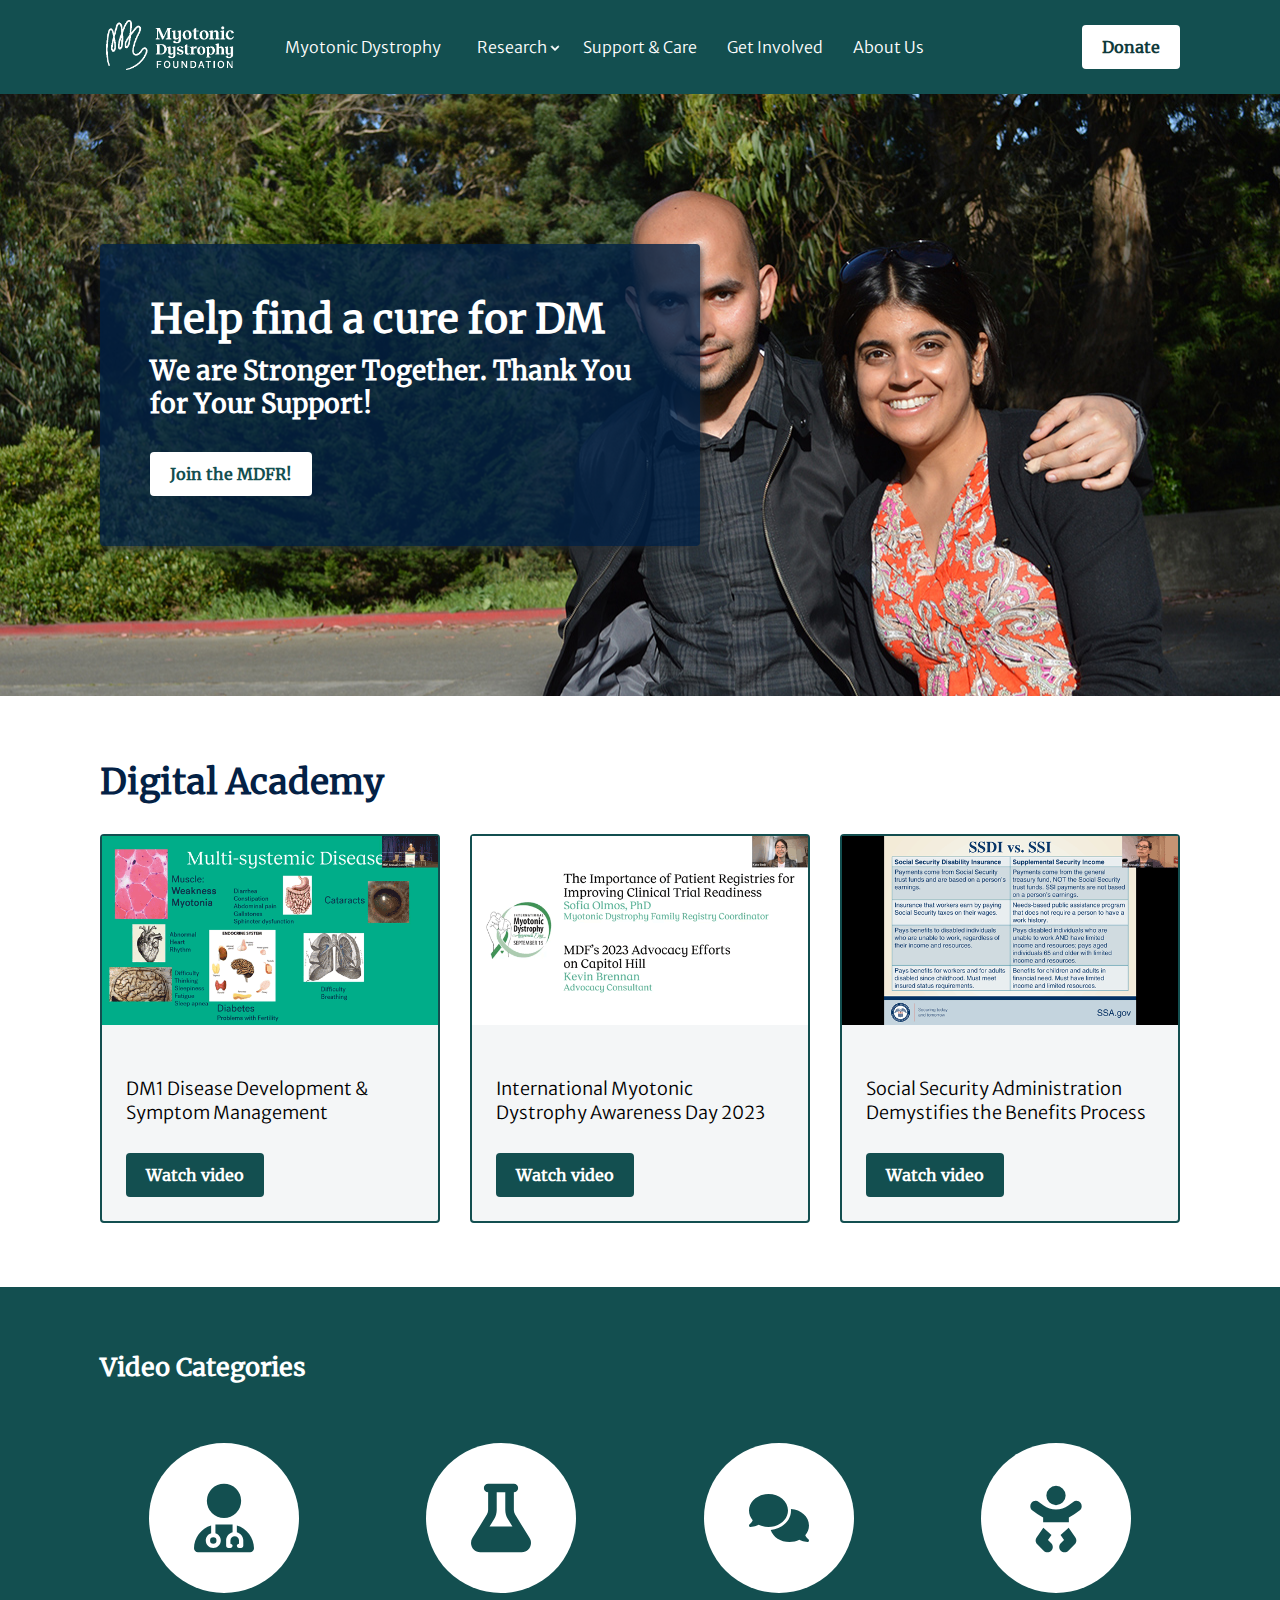
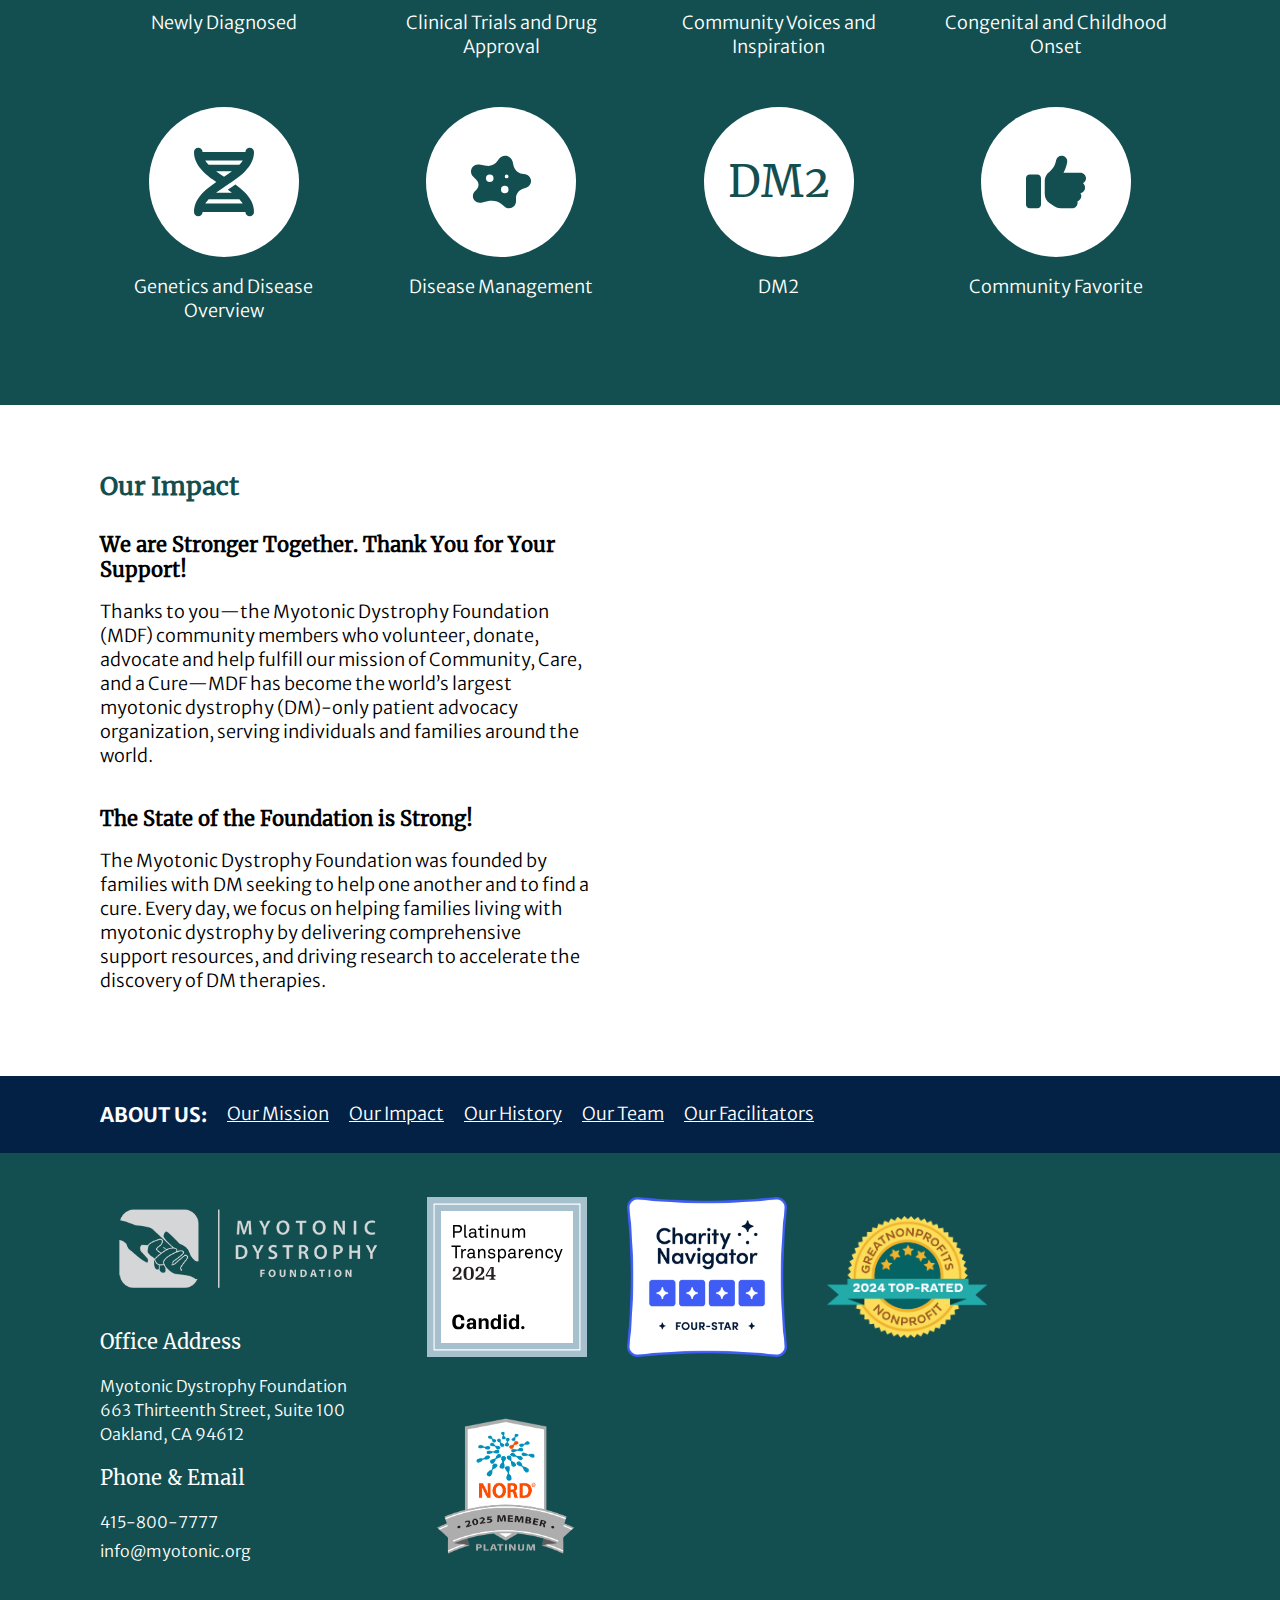
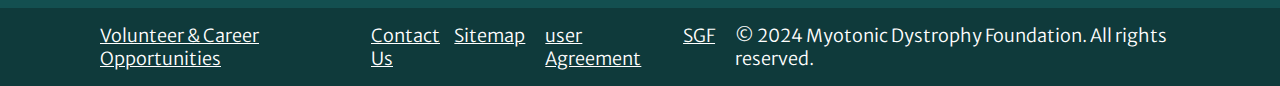
<file: index.html>
<!DOCTYPE html>
<html lang="en">
  <head>
    <meta charset="UTF-8">
    <meta name="viewport" content="width=device-width, initial-scale=1.0">
    <title>Myotonic Static Page</title>
    <link rel="stylesheet" href="styles.css">
    <script src="script.js" defer></script>
  </head>
  <body>
    <header>
      <div class="container header-nav">
        <a href="#"><img src="images/logo.gif" width="214" height="90" alt="Home"></a>
        <nav class="desktop-nav">
          <ul>
            <li><a href="myotonic-dystrophy/index.html"><span>Myotonic Dystrophy</span></a></li>
            <li>
              <button class="nav__button" aria-expanded="false" aria-controls="basic-mega-nav-section-1"><span>Research</span></button>
              <div id="basic-mega-nav-section-1" class="nav__submenu megamenu" hidden>
                <div class="grid container">
                  <div class="nav__submenu-item">
                    <a href="">Animal Models & Tools</a>
                  </div>
                  <div class="nav__submenu-item">
                    <a href="">Research Fellows</a>
                  </div>
                  <div class="nav__submenu-item">
                    <a href="">Research Grants & Funding Resources</a>
                  </div>
                  <div class="nav__submenu-item">
                    <a href="">Myotonic Dystrophy Family Registry</a>
                  </div>
                  <div class="nav__submenu-item">
                    <a href="">DM2 Landscape Analysis 2019</a>
                  </div>
                  <div class="nav__submenu-item">
                    <a href="">DM Clinical Research Network</a>
                  </div>
                  <div class="nav__submenu-item">
                    <a href="">Drug Development Pipeline</a>
                  </div>
                  <div class="nav__submenu-item">
                    <a href="">DM Research News</a>
                  </div>
                  <div class="nav__submenu-item">
                    <a href="">Study and Trial Resource Center</a>
                  </div>
                  <div class="nav__submenu-item">
                    <a href="">Myotonic Dystrophy Research Map</a>
                  </div>
                </div>
              </div>
            </li>
            <li><span>Support & Care</span></li>
            <li><span>Get Involved</span></li>
            <li><span>About Us</span></li>
          </ul>
          <a class="button-nav">Donate</a>
        </nav>
        <!-- Mobile menu -->
        <div class="mobile-menu">
          <input id="menu-toggler" type="checkbox" class="menu-toggler">
          <label for="menu-toggler" class="show-menu">
            <span></span>
          </label>
          <nav class="mobile-nav">
            <ul class="nav__menu">
              <li class="nav__item">
                <a href="myotonic-dystrophy/index.html" class="nav__link">Myotonic Dystrophy</a>
              </li>
              <li class="nav__item">
                <a href="" class="nav__link">Research</a>
              </li>
              <li class="nav__item">
                <a href="" class="nav__link">Support & Care</a>
              </li>
              <li class="nav__item">
                <a href="" class="nav__link">Get Involved</a>
              </li>
              <li class="nav__item">
                <a href="" class="nav__link">About Us</a>
              </li>
            </ul>
          </nav>
        </div>
      </div>
    </header>
    <section class="hero-section">
      <div class="container">
        <div class="hero-callout">
          <h1>Help find a cure for DM</h1>
          <h2>We are Stronger Together. Thank You for Your Support!</h2>
          <a href="#" class="button-nav">Join the MDFR!</a>
        </div>
      </div>
    </section>
    <section class="digital-academy container">
      <div>
        <h3>Digital Academy</h3>
        <div class="cards-component">
          <div class="card">
            <div class="image">
              <img src="images/hamel-2023-overview-da.png" alt="DM1 Disease Development">
            </div>
            <div class="card-body">
              <div class="title">
                <p>DM1 Disease Development & Symptom Management</p>
              </div>
              <div class="card-button">
                <a class="button">Watch video</a>
              </div>
            </div>
          </div>

          <div class="card">
            <div class="image">
              <img src="images/imdad-2023-cover-da.png" alt="International Myotonic Dystrophy Awareness Day 2023">
            </div>
            <div class="card-body">
              <div class="title">
                <p>International Myotonic Dystrophy Awareness Day 2023</p>
                <p> </p>
              </div>
              <div class="card-button">
                <a class="button">Watch video</a>
              </div>
            </div>
          </div>
          
          <div class="card">
            <div class="image">
              <img src="images/ssa-cover-2023-da.png" alt="Social Security Administration Demystifies the Benefits Process">
            </div>
            <div class="card-body">
              <div class="title">
                <p>Social Security Administration Demystifies the Benefits Process</p>
              </div>
              <div class="card-button">
                <a class="button">Watch video</a>
              </div>
            </div>
          </div>
        </div>
      </div>
    </section>
    <section class="video-categories-section">
      <div class="container">
        <h4>Video Categories</h4>
        <div class="video-categories">
          <a href="#" class="category">
            <div class="icon">
              <svg xmlns="http://www.w3.org/2000/svg" viewBox="0 0 448 512"><path d="M224 256A128 128 0 1 0 224 0a128 128 0 1 0 0 256zm-96 55.2C54 332.9 0 401.3 0 482.3C0 498.7 13.3 512 29.7 512l388.6 0c16.4 0 29.7-13.3 29.7-29.7c0-81-54-149.4-128-171.1l0 50.8c27.6 7.1 48 32.2 48 62l0 40c0 8.8-7.2 16-16 16l-16 0c-8.8 0-16-7.2-16-16s7.2-16 16-16l0-24c0-17.7-14.3-32-32-32s-32 14.3-32 32l0 24c8.8 0 16 7.2 16 16s-7.2 16-16 16l-16 0c-8.8 0-16-7.2-16-16l0-40c0-29.8 20.4-54.9 48-62l0-57.1c-6-.6-12.1-.9-18.3-.9l-91.4 0c-6.2 0-12.3 .3-18.3 .9l0 65.4c23.1 6.9 40 28.3 40 53.7c0 30.9-25.1 56-56 56s-56-25.1-56-56c0-25.4 16.9-46.8 40-53.7l0-59.1zM144 448a24 24 0 1 0 0-48 24 24 0 1 0 0 48z"/></svg>
            </div>
              <p>Newly Diagnosed</p>
          </a>
          <a href="#" class="category">
            <div class="icon">
              <svg xmlns="http://www.w3.org/2000/svg" viewBox="0 0 448 512"><path d="M288 0L160 0 128 0C110.3 0 96 14.3 96 32s14.3 32 32 32l0 132.8c0 11.8-3.3 23.5-9.5 33.5L10.3 406.2C3.6 417.2 0 429.7 0 442.6C0 480.9 31.1 512 69.4 512l309.2 0c38.3 0 69.4-31.1 69.4-69.4c0-12.8-3.6-25.4-10.3-36.4L329.5 230.4c-6.2-10.1-9.5-21.7-9.5-33.5L320 64c17.7 0 32-14.3 32-32s-14.3-32-32-32L288 0zM192 196.8L192 64l64 0 0 132.8c0 23.7 6.6 46.9 19 67.1L309.5 320l-171 0L173 263.9c12.4-20.2 19-43.4 19-67.1z"/></svg>
            </div>
              <p>Clinical Trials and Drug Approval</p>
          </a>
          <a href="#" class="category">
            <div class="icon">
              <svg xmlns="http://www.w3.org/2000/svg" viewBox="0 0 640 512"><path d="M208 352c114.9 0 208-78.8 208-176S322.9 0 208 0S0 78.8 0 176c0 38.6 14.7 74.3 39.6 103.4c-3.5 9.4-8.7 17.7-14.2 24.7c-4.8 6.2-9.7 11-13.3 14.3c-1.8 1.6-3.3 2.9-4.3 3.7c-.5 .4-.9 .7-1.1 .8l-.2 .2s0 0 0 0s0 0 0 0C1 327.2-1.4 334.4 .8 340.9S9.1 352 16 352c21.8 0 43.8-5.6 62.1-12.5c9.2-3.5 17.8-7.4 25.2-11.4C134.1 343.3 169.8 352 208 352zM448 176c0 112.3-99.1 196.9-216.5 207C255.8 457.4 336.4 512 432 512c38.2 0 73.9-8.7 104.7-23.9c7.5 4 16 7.9 25.2 11.4c18.3 6.9 40.3 12.5 62.1 12.5c6.9 0 13.1-4.5 15.2-11.1c2.1-6.6-.2-13.8-5.8-17.9c0 0 0 0 0 0s0 0 0 0l-.2-.2c-.2-.2-.6-.4-1.1-.8c-1-.8-2.5-2-4.3-3.7c-3.6-3.3-8.5-8.1-13.3-14.3c-5.5-7-10.7-15.4-14.2-24.7c24.9-29 39.6-64.7 39.6-103.4c0-92.8-84.9-168.9-192.6-175.5c.4 5.1 .6 10.3 .6 15.5z"/></svg>
            </div>
              <p>Community Voices and Inspiration</p>
          </a>
          <a href="#" class="category">
            <div class="icon">
              <svg xmlns="http://www.w3.org/2000/svg" viewBox="0 0 448 512"><path d="M152 88a72 72 0 1 1 144 0A72 72 0 1 1 152 88zM39.7 144.5c13-17.9 38-21.8 55.9-8.8L131.8 162c26.8 19.5 59.1 30 92.2 30s65.4-10.5 92.2-30l36.2-26.4c17.9-13 42.9-9 55.9 8.8s9 42.9-8.8 55.9l-36.2 26.4c-13.6 9.9-28.1 18.2-43.3 25l0 36.3-192 0 0-36.3c-15.2-6.7-29.7-15.1-43.3-25L48.5 200.3c-17.9-13-21.8-38-8.8-55.9zm89.8 184.8l60.6 53-26 37.2 24.3 24.3c15.6 15.6 15.6 40.9 0 56.6s-40.9 15.6-56.6 0l-48-48C70 438.6 68.1 417 79.2 401.1l50.2-71.8zm128.5 53l60.6-53 50.2 71.8c11.1 15.9 9.2 37.5-4.5 51.2l-48 48c-15.6 15.6-40.9 15.6-56.6 0s-15.6-40.9 0-56.6L284 419.4l-26-37.2z"/></svg>
            </div> 
              <p>Congenital and Childhood Onset</p>
          </a>
          <a href="#" class="category">
            <div class="icon">
              <svg xmlns="http://www.w3.org/2000/svg" viewBox="0 0 448 512"><path d="M416 0c17.7 0 32 14.3 32 32c0 59.8-30.3 107.5-69.4 146.6c-28 28-62.5 53.5-97.3 77.4l-2.5 1.7c-11.9 8.1-23.8 16.1-35.5 23.9c0 0 0 0 0 0s0 0 0 0s0 0 0 0l-1.6 1c-6 4-11.9 7.9-17.8 11.9c-20.9 14-40.8 27.7-59.3 41.5l118.5 0c-9.8-7.4-20.1-14.7-30.7-22.1l7-4.7 3-2c15.1-10.1 30.9-20.6 46.7-31.6c25 18.1 48.9 37.3 69.4 57.7C417.7 372.5 448 420.2 448 480c0 17.7-14.3 32-32 32s-32-14.3-32-32L64 480c0 17.7-14.3 32-32 32s-32-14.3-32-32c0-59.8 30.3-107.5 69.4-146.6c28-28 62.5-53.5 97.3-77.4c-34.8-23.9-69.3-49.3-97.3-77.4C30.3 139.5 0 91.8 0 32C0 14.3 14.3 0 32 0S64 14.3 64 32l320 0c0-17.7 14.3-32 32-32zM338.6 384l-229.2 0c-10.1 10.6-18.6 21.3-25.5 32l280.2 0c-6.8-10.7-15.3-21.4-25.5-32zM109.4 128l229.2 0c10.1-10.7 18.6-21.3 25.5-32L83.9 96c6.8 10.7 15.3 21.3 25.5 32zm55.4 48c18.4 13.8 38.4 27.5 59.3 41.5c20.9-14 40.8-27.7 59.3-41.5l-118.5 0z"/></svg>
            </div>  
              <p>Genetics and Disease Overview</p>
          </a>
          <a href="#" class="category">
            <div class="icon">
              <svg xmlns="http://www.w3.org/2000/svg" viewBox="0 0 512 512"><path d="M236.4 61.4L227 75.5c-21.3 32-59.4 48.5-97.3 42.1l-59.6-9.9C33.4 101.6 0 129.9 .1 167.1c0 15.9 6.4 31.2 17.6 42.5l29.2 29.2c11 11 17.2 25.9 17.2 41.5c0 15.8-6.4 30.9-17.7 42L33.3 335.1C22.2 345.9 16 360.7 16 376.2c0 36.8 34.1 64.2 70.1 56.2l62.3-13.8c7.7-1.7 15.7-2.6 23.6-2.6l10 0c27.2 0 53.7 9.3 75 26.3L287.8 467c10.5 8.4 23.6 13 37 13c32.7 0 59.3-26.5 59.3-59.3l0-25.2c0-34.9 21.4-66.2 53.9-78.8l36.9-14.3c22.4-8.7 37.2-30.3 37.2-54.3c0-28.1-20.1-52.3-47.8-57.3l-28-5.1c-36.5-6.7-65.4-34.5-73.6-70.7l-7.1-31.5C348.9 53.4 322.1 32 291.3 32c-22 0-42.6 11-54.9 29.4zM160 192a32 32 0 1 1 0 64 32 32 0 1 1 0-64zm128 16a16 16 0 1 1 32 0 16 16 0 1 1 -32 0zm0 80a32 32 0 1 1 0 64 32 32 0 1 1 0-64z"/></svg>
            </div>
              <p>Disease Management</p>
          </a>
          <a href="#" class="category">
            <div class="icon">
              <span class="dm2-icon">DM2</span>
            </div>  
              <p>DM2</p>
          </a>
          <a href="#" class="category">
            <div class="icon">
              <svg xmlns="http://www.w3.org/2000/svg" viewBox="0 0 512 512"><path d="M313.4 32.9c26 5.2 42.9 30.5 37.7 56.5l-2.3 11.4c-5.3 26.7-15.1 52.1-28.8 75.2l144 0c26.5 0 48 21.5 48 48c0 18.5-10.5 34.6-25.9 42.6C497 275.4 504 288.9 504 304c0 23.4-16.8 42.9-38.9 47.1c4.4 7.3 6.9 15.8 6.9 24.9c0 21.3-13.9 39.4-33.1 45.6c.7 3.3 1.1 6.8 1.1 10.4c0 26.5-21.5 48-48 48l-97.5 0c-19 0-37.5-5.6-53.3-16.1l-38.5-25.7C176 420.4 160 390.4 160 358.3l0-38.3 0-48 0-24.9c0-29.2 13.3-56.7 36-75l7.4-5.9c26.5-21.2 44.6-51 51.2-84.2l2.3-11.4c5.2-26 30.5-42.9 56.5-37.7zM32 192l64 0c17.7 0 32 14.3 32 32l0 224c0 17.7-14.3 32-32 32l-64 0c-17.7 0-32-14.3-32-32L0 224c0-17.7 14.3-32 32-32z"/></svg>
            </div>
              <p>Community Favorite</p>
          </a>
        </div>
      </div>
    </section>
    <!-- <section class="search-component container">
      <form class="search usa-search--big" role="search">
        <input class="input" type="search" name="search"/>
        <button class="search-button" type="submit">
          <span class="search__submit-text">Search </span>
        </button>
      </form>
    </section> -->
    <section class="text-image container">
      <h4>Our Impact</h4>
      <div class="text-image-body">
        <div>
          <h5>We are Stronger Together. Thank You for Your Support!</h5>
          <p>Thanks to you—the Myotonic Dystrophy Foundation (MDF) community members who volunteer, donate, advocate and help fulfill our mission of Community, Care, and a Cure—MDF has become the world’s largest myotonic dystrophy (DM)-only patient advocacy organization, serving individuals and families around the world.</p>
            <br />
          <h5>The State of the Foundation is Strong!</h5>
          <p>The Myotonic Dystrophy Foundation was founded by families with DM seeking to help one another and to find a cure. Every day, we focus on helping families living with myotonic dystrophy by delivering comprehensive support resources, and driving research to accelerate the discovery of DM therapies.</p>
        </div>
        <div class="text-image-media">
          <iframe width="560" height="315" src="https://www.youtube.com/embed/dvLiCD-s0H8?si=IDd7x3WS98Y6jY9v" title="YouTube video player" frameborder="0" allow="accelerometer; autoplay; clipboard-write; encrypted-media; gyroscope; picture-in-picture; web-share" referrerpolicy="strict-origin-when-cross-origin" allowfullscreen></iframe>
        </div>
      </div>
    </section>
    <footer class="footer">
      <div class="top-footer">
        <div class="container">
          <ul>
            <li><h5>ABOUT US:</h5></li>
            <li><a href="#">Our Mission</a></li>
            <li><a href="#">Our Impact</a></li>
            <li><a href="#">Our History</a></li>
            <li><a href="#">Our Team</a></li>
            <li><a href="#">Our Facilitators</a></li>
          </ul>
        </div>
      </div>
      <div class="middle-footer">
        <div class="container">
          <div class="middle-footer-left">
            <img src="images/MDF-Silver-White.png" alt="MDF footer logo">
            <div>
              <p class="large">Office Address</p>
              <p class="small">Myotonic Dystrophy Foundation <br />663 Thirteenth Street, Suite 100 <br />Oakland, CA 94612</p>
            </div>
            <div>
              <p class="large">Phone & Email</p>
              <p class="small">415-800-7777</p>
              <p class="small">info@myotonic.org</p>
            </div>
          </div>
          <div class="middle-footer-right">
            <img src="images/gximage2.svg" alt="Candid award">
            <img src="images/Four-StarRatingBadge-FullColor.png" alt="charity">
            <img class="badge" src="images/2024TRbadge-lg.png" alt="top rated">
            <img src="images/NORD_MembershipLogo_PLAT_2025.png" alt="NORD">
          </div>
        </div>
      </div>
      <div class="bottom-footer">
        <div class="container">
          <div class="bottom-footer-left">
            <ul>
              <li><a href="">Volunteer & Career Opportunities</a></li>
              <li><a href="">Contact Us</a></li>
            </ul>
          </div>
          <div class="bottom-footer-right">
            <ul>
              <li><a href="">Sitemap</a></li>
              <li><a href="">user Agreement</a></li>
              <li><a href="">SGF</a></li>
              <li>© 2024 Myotonic Dystrophy Foundation. All rights reserved.</li>
            </ul>
          </div>
        </div>
      </div>
    </footer>
  </body>
</html>
</file>
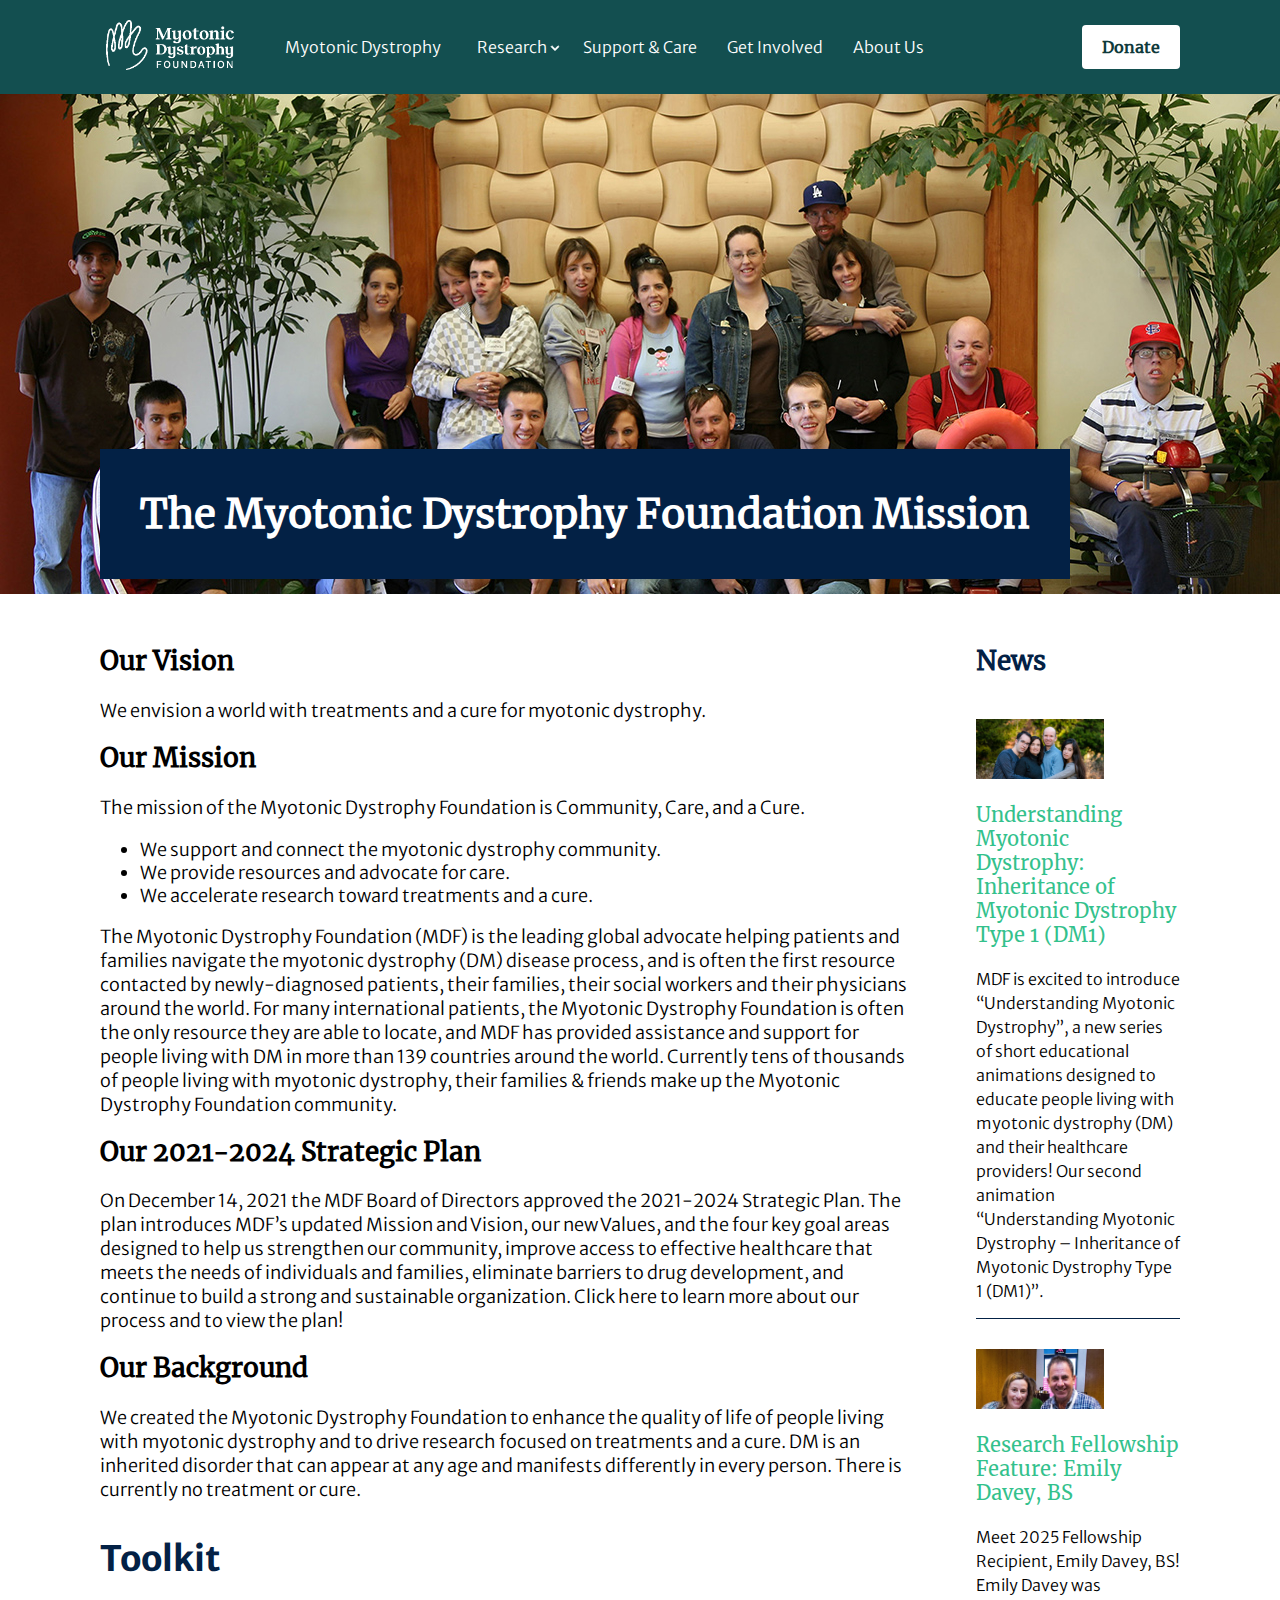
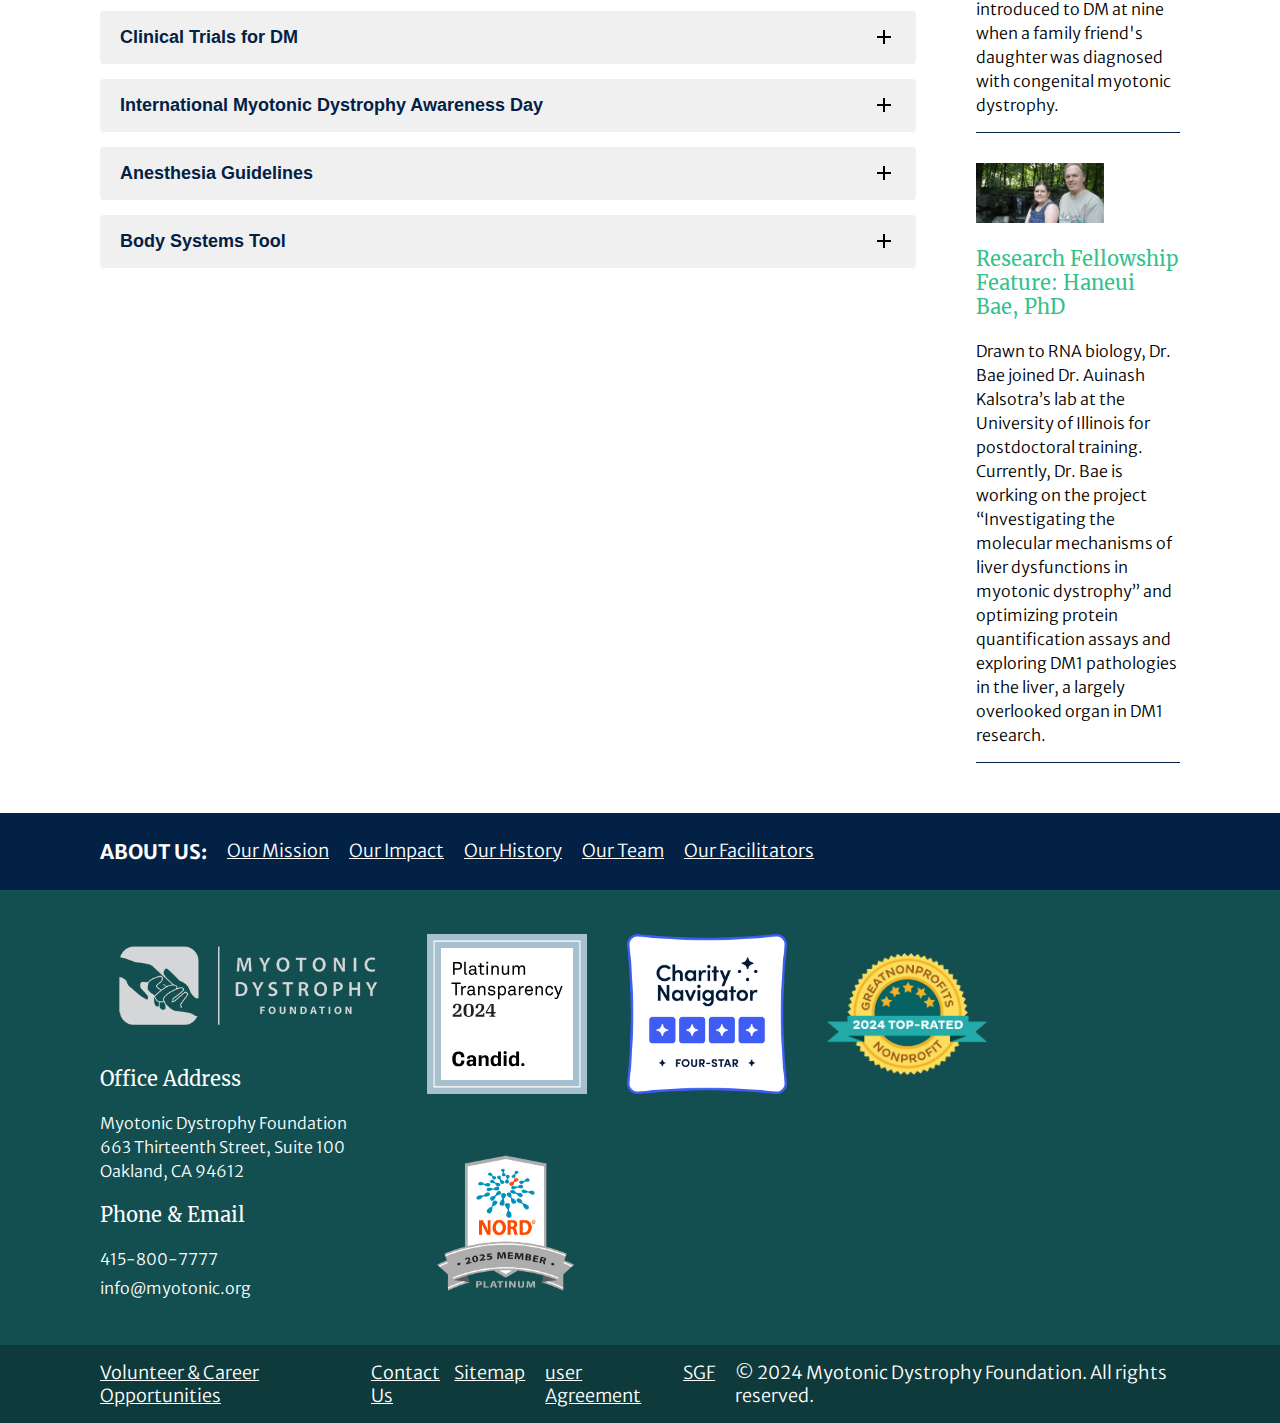
<file: myotonic-dystrophy/index.html>
<!DOCTYPE html>
<html lang="en">
  <head>
      <meta charset="UTF-8">
      <meta name="viewport" content="width=device-width, initial-scale=1.0">
      <title>Document</title>
      <link rel="stylesheet" href="../styles.css">
      <script src="../script.js" defer></script>
  </head>
  <body>
    <header>
      <div class="container header-nav">
        <a href="../index.html"><img src="../images/logo.gif" width="214" height="90" alt="Home"></a>
        <nav class="desktop-nav">
          <ul>
            <li><span>Myotonic Dystrophy</span></li>
            <li>
              <button class="nav__button" aria-expanded="false" aria-controls="basic-mega-nav-section-1"><span>Research</span></button>
              <div id="basic-mega-nav-section-1" class="nav__submenu megamenu" hidden>
                <div class="grid container">
                  <div class="nav__submenu-item">
                    <a href="">Animal Models & Tools</a>
                  </div>
                  <div class="nav__submenu-item">
                    <a href="">Research Fellows</a>
                  </div>
                  <div class="nav__submenu-item">
                    <a href="">Research Grants & Funding Resources</a>
                  </div>
                  <div class="nav__submenu-item">
                    <a href="">Myotonic Dystrophy Family Registry</a>
                  </div>
                  <div class="nav__submenu-item">
                    <a href="">DM2 Landscape Analysis 2019</a>
                  </div>
                  <div class="nav__submenu-item">
                    <a href="">DM Clinical Research Network</a>
                  </div>
                  <div class="nav__submenu-item">
                    <a href="">Drug Development Pipeline</a>
                  </div>
                  <div class="nav__submenu-item">
                    <a href="">DM Research News</a>
                  </div>
                  <div class="nav__submenu-item">
                    <a href="">Study and Trial Resource Center</a>
                  </div>
                  <div class="nav__submenu-item">
                    <a href="">Myotonic Dystrophy Research Map</a>
                  </div>
                </div>
              </div>
            </li>
            <li><span>Support & Care</span></li>
            <li><span>Get Involved</span></li>
            <li><span>About Us</span></li>
          </ul>
          <a class="button-nav">Donate</a>
        </nav>
        <!-- Mobile menu -->
        <div class="mobile-menu">
          <input id="menu-toggler" type="checkbox" class="menu-toggler">
          <label for="menu-toggler" class="show-menu">
            <span></span>
          </label>
          <nav class="mobile-nav">
            <ul class="nav__menu">
              <li class="nav__item">
                <a href="" class="nav__link">Myotonic Dystrophy</a>
              </li>
              <li class="nav__item">
                <a href="" class="nav__link">Research</a>
              </li>
              <li class="nav__item">
                <a href="" class="nav__link">Support & Care</a>
              </li>
              <li class="nav__item">
                <a href="" class="nav__link">Get Involved</a>
              </li>
              <li class="nav__item">
                <a href="" class="nav__link">About Us</a>
              </li>
            </ul>
          </nav>
        </div>
      </div>
    </header>
    <main>
      <div class="internal-hero">
        <div class="container">
          <div class="internal-hero-callout">
            <h1>The Myotonic Dystrophy Foundation Mission</h1>
          </div>
        </div>
      </div>
      <div class="main-body-component container">
        <div class="main-content">
          <h2>Our Vision</h2>
          <p>We envision a world with treatments and a cure for myotonic dystrophy.</p>
          <h2>Our Mission</h2>
          <p>The mission of the Myotonic Dystrophy Foundation is Community, Care, and a Cure.</p>
          <ul>
            <li>We support and connect the myotonic dystrophy community.</li>
            <li>We provide resources and advocate for care.</li>
            <li>We accelerate research toward treatments and a cure.</li>
          </ul>
          <p>The Myotonic Dystrophy Foundation (MDF) is the leading global advocate helping patients and families navigate the myotonic dystrophy (DM) disease process, and is often the first resource contacted by newly-diagnosed patients, their families, their social workers and their physicians around the world. For many international patients, the Myotonic Dystrophy Foundation is often the only resource they are able to locate, and MDF has provided assistance and support for people living with DM in more than 139 countries around the world.
            Currently tens of thousands of people living with myotonic dystrophy, their families & friends make up the Myotonic Dystrophy Foundation community.</p>
          <h2>Our 2021-2024 Strategic Plan</h2>
          <p>On December 14, 2021 the MDF Board of Directors approved the 2021-2024 Strategic Plan. The plan introduces MDF’s updated Mission and Vision, our new Values, and the four key goal areas designed to help us strengthen our community, improve access to effective healthcare that meets the needs of individuals and families, eliminate barriers to drug development, and continue to build a strong and sustainable organization. Click here to learn more about our process and to view the plan!</p>
          <h2>Our Background</h2>
          <p>We created the Myotonic Dystrophy Foundation to enhance the quality of life of people living with myotonic dystrophy and to drive research focused on treatments and a cure. DM is an inherited disorder that can appear at any age and manifests differently in every person. There is currently no treatment or cure.</p>
          
          <div class="accordion">
            <h3>Toolkit</h3>
            <h4 class="accordion__heading">
              <button type="button" class="accordion__button" aria-expanded="false" aria-controls="b-a1">
                Clinical Trials for DM
              </button>
            </h4>
            <div id="b-a1" class="accordion__content" hidden>
              <h5>Myotonic Dystrophy: Study & Trial Resource Center</h5>
              <p>Our community is involved in the first clinical trial of a targeted therapy for myotonic dystrophy, and a number of other critical studies are underway. Click on the links below and to the right to learn more about the clinical trials process, important do's and don'ts for current trial participants, and more. A list of current studies and trials can be accessed below.</p>
              <p>Myotonic Dystrophy Foundation community members have been active partners in bringing the research to this point, by supporting and participating in studies, joining registries, responding to surveys, and funding patient advocacy organizations like the MDF. The progress achieved would not be possible without the commitment and participation of people living with DM, their families, caregivers and friends.</p>
            </div>
            <h4 class="accordion__heading">
              <button type="button" class="accordion__button" aria-expanded="false" aria-controls="b-a2">
                International Myotonic Dystrophy Awareness Day
              </button>
            </h4>
            <div id="b-a2" class="accordion__content" hidden>
              <p>International Myotonic Dystrophy Awareness Day aims to garner the attention of the wider general public, policy makers, regulators, biopharmaceutical representatives, researchers, health care professionals, and anyone with an interest in changing the future of myotonic dystrophy.</p>
              <p>Raising awareness of myotonic dystrophy will help improve service provision, basic research, drug development, and policymaking related to the disease. Increased funding for myotonic dystrophy research will improve health outcomes, reduce disability, and increase life expectancy for individuals living with the disease, and holds great promise for helping individuals with diseases with similar genetic bases, such as Fragile X syndrome and Huntington's disease.</p>
            </div>
            <h4 class="accordion__heading">
              <button type="button" class="accordion__button" aria-expanded="false" aria-controls="b-a3">
                Anesthesia Guidelines
              </button>
            </h4>
            <div id="b-a3" class="accordion__content" hidden>
              <h5>Myotonic Dystrophy Anesthesia Guidelines</h5>
              <p>Please know that the use of anesthesia raises special risks to those living with myotonic dystrophy (DM), as the disease results in heightened sensitivity to sedatives and analgesics. Pay particular attention to the serious complications that can arise in the post-anesthesia period, when risk of aspiration and other complications increase.</p>
              <p>MDF has published two versions of its Anesthesia Guidelines: A one-page summary of the anesthesia guidelines to share with your clinician and anesthesiologist. The complete "Practical Suggestions for the Anesthetic Management of a Myotonic Dystrophy Patient".</p>
            </div>
            <h4 class="accordion__heading">
              <button type="button" class="accordion__button" aria-expanded="false" aria-controls="b-a4">
                Body Systems Tool
              </button>
            </h4>
            <div id="b-a4" class="accordion__content" hidden>
              <h5>How Myotonic Dystrophy Affects Your Body</h5>
              <p>Myotonic dystrophy (DM) can affect all age groups, and people living with DM often have different symptoms at different ranges of severity. DM can also affect a range of systems, so symptom management requires a more expansive approach. You’ll likely need to coordinate with a multidisciplinary team to provide comprehensive care. Here's an article that shows the range of specialists you might work with, and what they're focus will be.</p>
              <p>Click on the arrows by each body system below to expand descriptions. For Medical Professionals: Each "Deep Dive" section includes specific clinical care recommendations.</p>
            </div>
          </div>
        </div>
        <div class="sidebar">
          <h2>News</h2>
          <div class="sidebar-card">
            <div class="sidebar-img">
              <img src="../images/Esparis-Kugler_0.jpg" alt="esparis kugler">
            </div>
            <div class="sidebar-body">
              <p class="large">Understanding Myotonic Dystrophy: Inheritance of Myotonic Dystrophy Type 1 (DM1)</p>
              <p class="small">MDF is excited to introduce “Understanding Myotonic Dystrophy”, a new series of short educational animations designed to educate people living with myotonic dystrophy (DM) and their healthcare providers! Our second animation “Understanding Myotonic Dystrophy – Inheritance of Myotonic Dystrophy Type 1 (DM1)”.</p>
            </div>
          </div>
          <div class="sidebar-card">
            <div class="sidebar-img">
              <img src="../images/Shapiro-Gershenson_0.jpg" alt="esparis kugler">
            </div>
            <div class="sidebar-body">
              <p class="large">Research Fellowship Feature: Emily Davey, BS</p>
              <p class="small">Meet 2025 Fellowship Recipient, Emily Davey, BS! Emily Davey was introduced to DM at nine when a family friend's daughter was diagnosed with congenital myotonic dystrophy.</p>
            </div>
          </div>
          <div class="sidebar-card">
            <div class="sidebar-img">
              <img src="../images/Tony-Becky_0.jpg" alt="esparis kugler">
            </div>
            <div class="sidebar-body">
              <p class="large">Research Fellowship Feature: Haneui Bae, PhD</p>
              <p class="small">Drawn to RNA biology, Dr. Bae joined Dr. Auinash Kalsotra’s lab at the University of Illinois for postdoctoral training. Currently, Dr. Bae is working on the project “Investigating the molecular mechanisms of liver dysfunctions in myotonic dystrophy” and optimizing protein quantification assays and exploring DM1 pathologies in the liver, a largely overlooked organ in DM1 research.</p>
            </div>
          </div>
        </div>
      </div>
    </main>
    <footer class="footer">
      <div class="top-footer">
        <div class="container">
          <ul>
            <li><h5>ABOUT US:</h5></li>
            <li><a href="#">Our Mission</a></li>
            <li><a href="#">Our Impact</a></li>
            <li><a href="#">Our History</a></li>
            <li><a href="#">Our Team</a></li>
            <li><a href="#">Our Facilitators</a></li>
          </ul>
        </div>
      </div>
      <div class="middle-footer">
        <div class="container">
          <div class="middle-footer-left">
            <img src="../images/MDF-Silver-White.png" alt="MDF footer logo">
            <div>
              <p class="large">Office Address</p>
              <p class="small">Myotonic Dystrophy Foundation <br />663 Thirteenth Street, Suite 100 <br />Oakland, CA 94612</p>
            </div>
            <div>
              <p class="large">Phone & Email</p>
              <p class="small">415-800-7777</p>
              <p class="small">info@myotonic.org</p>
            </div>
          </div>
          <div class="middle-footer-right">
            <img src="../images/gximage2.svg" alt="Candid award">
            <img src="../images/Four-StarRatingBadge-FullColor.png" alt="charity">
            <img class="badge" src="../images/2024TRbadge-lg.png" alt="top rated">
            <img src="../images/NORD_MembershipLogo_PLAT_2025.png" alt="NORD">
          </div>
        </div>
      </div>
      <div class="bottom-footer">
        <div class="container">
          <div class="bottom-footer-left">
            <ul>
              <li><a href="">Volunteer & Career Opportunities</a></li>
              <li><a href="">Contact Us</a></li>
            </ul>
          </div>
          <div class="bottom-footer-right">
            <ul>
              <li><a href="">Sitemap</a></li>
              <li><a href="">user Agreement</a></li>
              <li><a href="">SGF</a></li>
              <li>© 2024 Myotonic Dystrophy Foundation. All rights reserved.</li>
            </ul>
          </div>
        </div>
      </div>
    </footer>
  </body>
</html>
</file>
<file: styles.css>
body {
  margin: 0;
  font-family: Merriweather;
}

/* global styles */

.container {
  max-width: 1440px;
  margin: 0 auto;
  padding: 0 15px;
}

@media all and (min-width: 992px) {
  .container {
    padding: 0 100px;
  }
}

.button-nav {
  cursor: pointer;
  border-radius: 4px;
  padding: 12px 20px;
  font-weight: 700;
  background-color: #fff;
  color: #134f50;
  text-decoration: none;
}

.button-nav:hover {
  background-color: #33c18c;
  color: #fff;
  text-decoration: none;
}

.button {
  cursor: pointer;
  display: inline-block;
  width: fit-content;
  border-radius: 4px;
  padding: 12px 20px;
  font-weight: 700;
  background-color: #134f50;
  color: #fff;
}

.button:hover {
  background-color: #33c18c;
}

h1 {
  font-size: 40px;
  margin-bottom: 10px;
}

@media all and (max-width: 768px) {
  h1 {
    font-size: 35px;
  }
}

h2 {
  font-size: 26px;
  margin-top: 10px;
}

@media all and (max-width: 768px) {
  h2 {
    font-size: 20px;
  }
}

h3 {
  font-size: 35px;
  color: #032145;
  margin-bottom: 30px;
}

@media all and (max-width: 768px) {
  h3 {
    font-size: 30px;
  }
}

h4 {
  font-size: 25px;
  color: #032145;
  margin-bottom: 30px;
}

@media all and (max-width: 768px) {
  h4 {
    font-size: 20px;
  }
}

h5 {
  font-size: 20px;
  margin: 0;
}

@media all and (max-width: 768px) {
  h5 {
    font-size: 18px;
  }
}

p {
  line-height: 24px;
  font-size: 18px;
  font-family: Merriweather-sans;
  font-weight: 300;
}

p.large {
  font-size: 20px;
  font-family: Merriweather;
}

p.small {
  font-size: 16px;
  font-weight: 300;
  margin: 5px 0;
}

ul li {
  font-family:  Merriweather-sans;
  font-weight: 300;
  font-size: 18px;
}

/* header */

header {
  background-color: #134f50;
}

header img {
  padding: 20px 0;
  width: 140px;
  height: auto;
  cursor: pointer;
}

.header-nav {
  display: flex;
  align-items: center;
}

@media all and (max-width: 991px) {
  .header-nav {
    justify-content: space-between;
  }
}

.desktop-nav {
  margin-left: 30px;
  display: flex;
  width: 100%;
  justify-content: space-between;
}

@media all and (max-width: 991px) {
  .desktop-nav {
    display: none;
  }
}

.desktop-nav ul {
  align-items: center;
  padding: 0;
  margin: 0;
  list-style: none;
  display: flex;
}

.desktop-nav li {
  color: #fff !important;
  padding: 0 15px;
  font-size: 16px;
  cursor: pointer;
}

.desktop-nav a {
  text-decoration: none;
  color: #fff;
}

.desktop-nav a.button-nav {
  color: #0f3a3b;
}

.desktop-nav a.button-nav:hover {
  color: #fff;
}

.desktop-nav li a:visited {
  color: #fff;
}

.desktop-nav li a:hover {
  text-decoration: none;
}

.desktop-nav li span {
  position: relative;
}

.desktop-nav li:hover span::before {
  content: "";
  top: 53px;
  position: absolute;
  height: 4px;
  width: 100%;
  background-color: #33c18c;
}

/* Mega menu */

.nav__button {
  background: none;
  color: #fff;
  font-size: 16px;
  border: 0;
  appearance: none;
  font-family: 'Merriweather-sans';
  font-weight: 100;
  cursor: pointer;
  position: relative;
}

.nav__button[aria-expanded="true"] span::before,
.nav__button:hover span::before {
  content: "";
  top: 53px;
  position: absolute;
  height: 4px;
  width: 100%;
  background-color: #33c18c;
}

.nav__button[aria-expanded="true"] span::after {
  transform: rotate(180deg);
}

.nav__button span::after {
  background-image: url(images/expand_more.svg);
  background-position: 0 3px;
  background-repeat: no-repeat;
  background-size: 1rem 1rem;
  content: "";
  position: absolute;
  z-index: 2;
  width: 16px;
  height: 22px;
}

.nav__submenu.megamenu {
  left: 0;
  padding: 2.5rem;
  right: 0;
  width: auto;
  margin-bottom: 0;
  margin-top: 0;
  list-style-type: none;
  background-color: #032145;
  position: absolute;
  z-index: 400;
  top: 94px;
      box-shadow: 2px 4px 6px 0 rgb(0 0 0 / 66%);
}

.nav__submenu.megamenu .grid {
  display: grid;
  grid-template-columns: repeat(4, 1fr);
  gap: 30px;
}

/* Mobile menu */
@media all and (min-width: 992px) {
  .mobile-menu {
    display: none;
  }
}


.show-menu {
  width: 32px;
  height: 22px;
  display: flex;
  left: auto;
  cursor: pointer;
  align-items: center;
  position: relative;
  justify-content: center;
}

.show-menu span, .show-menu:before, .show-menu:after {
  width: 100%;
  height: 4px;
  background: #fff;
  border-radius: 3px;
}

.show-menu:before, .show-menu:after {
  content: "";
  left: 0;
  position: absolute;
  transition: all 0.3s ease;
}

.show-menu:before {
  top: 0;
}

.show-menu:after {
  top: 18px;
}

.menu-toggler {
  left: 10px;
  top: 10px;
  opacity: 0;
  position: absolute;
}

.menu-toggler:checked + .show-menu span {
  background: transparent;
}

.menu-toggler:checked + .show-menu:after {
  top: 9px;
  transform: rotate(45deg);
}

.menu-toggler:checked + .show-menu:before {
  top: 9px;
  transform: rotate(-45deg);
}

.mobile-nav {
  display: none;
  position: absolute;
  left: 0;
  top: 94px;
  width: 100%;
  background-color: #134f50;
  box-shadow: 2px 4px 6px 0 rgb(41 45 50 / 66%);
  z-index: 2;
}

.menu-toggler:checked ~ .mobile-nav {
  display: block;
  transform: translateX(0);
  opacity: .9;
}

.mobile-nav .nav__menu {
  list-style: none;
}

.mobile-nav .nav__item {
  padding: 10px 0;
}

.mobile-nav .nav__item a {
  color: #fff;
  text-decoration: none;
}

.mobile-nav .nav__item a:hover {
  text-decoration: underline;
}

/* Hero */

.hero-section {
  background-image: url("images/Rai_0.jpg");
  background-size: cover;
  padding: 150px 0;
}

@media all and (max-width: 768px) {
  .hero-section {
    background-position: center;
  }
}

.hero-callout {
  max-width: 500px;
  background-color: #032145cf;
  color: #fff;
  padding: 50px;
  border-radius: 4px;
  box-shadow: 2px 4px 6px 0 rgb(41 45 50 / 66%);
}

@media all and (max-width: 768px) {
  .hero-callout {
    padding: 30px;
  }
}

.hero-callout h1 {
  margin: 0;
}

.hero-callout .button-nav {
  margin-top: 10px;
  display: inline-block;
  text-decoration: none;
}

/* Cards */

.digital-academy {
  padding-top: 64px;
  padding-bottom: 64px;
}

.digital-academy h3 {
  margin-top: 0;
}

.cards-component {
  display: flex;
  gap: 30px;
}

@media all and (max-width: 768px) {
  .cards-component {
    flex-direction: column;
  }
}

.card {
  border-radius: 4px;
  display: flex;
  flex-direction: column;
  width: 33%;
  border: 2px solid #134f50;
  background-color: #f4f6f7;
}

@media all and (max-width: 768px) {
  .card {
    width: 100%;
  }
}

.card .image img {
  width: 100%;
}

.card .title {
  padding: 24px 0 8px;
  font-size: 20px;
}

.card .title p {
  margin: 0;
}

.card-button {
  margin-top: 20px;
}

.card-body {
  padding: 24px;
}

@media all and (max-width: 768px) {
  .card-body {
    padding: 15px;
  }
}

/* search */

.search {
  display: flex;
  font-size: 1.06rem;
  line-height: 1.5;
  position: relative;
  margin: 80px 0 40px;
  justify-content: center;
}

.input {
  font-size: 1.06rem;
  height: 3rem;
  appearance: none;
  max-width: 30rem;
  padding: .5rem;
  width: 100%;
  border-width: 1px;
  border-color: #5c5c5c;
  border-style: solid;
  border-radius: 0;
  color: #1b1b1b;
  display: block;
}

.search-button {
  padding: 0 24px;
  font-family: Merriweather;
  font-size: 1.06rem;
  color: #fff;
  background-color: #33c18c;
  appearance: none;
  align-items: center;
  border: 0;
  border-radius: 0 4px 4px 0;
  cursor: pointer;
  display: inline-flex;
  font-weight: 700;
  text-align: center;
  text-decoration: none;
  position: relative;
  right: 6px;
}

/* Video categories */
.video-categories-section {
  background-color: #134f50;
  padding: 64px 0;
}

.video-categories-section h4 {
  color: #fff;
  margin-bottom: 60px;
  margin-top: 0;
}

.video-categories {
  display: grid;
  grid-template-columns: repeat(4, 1fr);
  gap: 30px;
  justify-items: center;
}

@media all and (max-width: 992px) {
  .video-categories {
    grid-template-columns: repeat(3, 1fr);
  }
}

@media all and (max-width: 600px) {
  .video-categories {
    grid-template-columns: repeat(2, 1fr);
  }
}

@media all and (max-width: 400px) {
  .video-categories {
    grid-template-columns: repeat(1, 1fr);
  }
}

.video-categories svg {
  width: 60px;
  fill: #134f50;
}

.video-categories .category {
  display: flex;
  flex-direction: column;
  align-items: center;
  text-decoration: none;
  color: #fff;
  text-align: center;
}

.video-categories .category:hover svg {
  fill: #33c18c;
} 

.video-categories .category:hover p {
  text-decoration: underline;
}

.video-categories .category:hover .dm2-icon {
  text-decoration: none;
  color: #33c18c;
  
}

.icon {
  border-radius: 50%;
  width: 150px;
  height: 150px;
  background-color: #fff;
  display: flex;
  justify-content: center;
}

.dm2-icon {
  font-size: 43px;
  color: #134f50;
  display: flex;
  align-items: center;
}

/* Text - image */

.text-image {
  padding-top: 65px;
  padding-bottom: 65px;
}

.text-image h4 {
  margin-top: 0;
  color: #134f50;
}

.text-image-body {
  display: flex;
  gap: 30px;
}

@media all and (max-width: 992px) {
  .text-image-body {
    flex-direction: column;
  }
}

@media all and (max-width: 992px) {
  .text-image-media iframe {
    width: 100%;
  }
}


/* Footer */

.footer {
  background-color: #134f50;
  color: #fff;
}

.top-footer {
  background-color: #032145;
  padding: 10px 0;
}

.top-footer ul {
  list-style: none;
  display: flex;
  gap: 20px;
  padding: 0;
}

@media all and (max-width: 992px) {
  .top-footer ul {
    flex-wrap: wrap;
  }
}

.top-footer li a {
  color: #fff;
}

.middle-footer {
  padding: 40px 0;
}

.middle-footer .container {
  display: flex;
  gap: 30px;
  justify-content: space-between;
}

@media all and (max-width: 768px) {
  .middle-footer .container {
    flex-direction: column;
  }
}

.middle-footer-left img {
  width: 100%;
  max-width: 300px;
}

.middle-footer-right {
  display: flex;
  gap: 40px;
  align-items: center;
  flex-wrap: wrap;
}

.middle-footer-right img {
  width: 100%;
  max-width: 160px;
  height: 160px;
}

.middle-footer-right img.badge {
  height: 122px;
}

.bottom-footer {
  background-color: #0f3a3b;
}

.bottom-footer ul {
  list-style: none;
  display: flex;
  gap: 20px;
  padding: 0;
}

@media all and (max-width: 768px) {
  .bottom-footer ul {
    flex-wrap: wrap;
  }
}

.bottom-footer ul a {
  color: #fff;
  font-family: Merriweather-sans;
}

.bottom-footer .container {
  display: flex;
  justify-content: space-between;
}

@media all and (max-width: 768px) {
  .bottom-footer .container {
    flex-direction: column;
  }
}

/* internal page */
.internal-hero {
  background-image: url("images/JOA-Group_0.jpg");
  background-size: cover;
  height: 500px;
  position: relative;
}

@media all and (max-width: 992px) {
  .internal-hero {
    background-position: center;
  }
}

.internal-hero-callout {
  padding: 40px;
  background-color: #032145;
  position: absolute;
  bottom: 15px;
  margin-right: 15px;
}

.internal-hero-callout h1 {
  margin: 0;
  color: #fff;
}

.main-body-component {
  padding-top: 40px;
  padding-bottom: 40px;
  display: flex;
  gap: 60px;
}

@media all and (max-width: 767px) {
  .main-body-component {
    flex-direction: column;
  }
}

.main-content {
  width: 80%;
}

@media all and (max-width: 767px) {
  .main-content {
    width: 100%;
  } 
}

/* Accordion */

.accordion__heading {
  margin: 15px 0;
}

.accordion {
  list-style-type: none;
  width: 100%;
  font-family: Merriweather-sans;
}

.accordion__button[aria-expanded=false] {
  background-image: url("images/add.svg"), linear-gradient(transparent, transparent);
  background-repeat: no-repeat;
  background-size: 1.5rem;
}

.accordion__button {
  color: #032145;
  border: 0;
  border-radius: 4px;
  text-align: left;
  background-color: #f0f0f0;
  background-image: url("images/remove.svg"), linear-gradient(transparent, transparent);
  background-repeat: no-repeat;
  background-position: right 1.25rem center;
  background-size: 1.5rem;
  cursor: pointer;
  display: inline-block;
  font-weight: 700;
  font-size: 18px;
  padding: 1rem 3.5rem 1rem 1.25rem;
  width: 100%;
}

.accordion__button:focus {
  outline: 0.25rem solid #2491ff;
  outline-offset: 0rem;
}

.accordion__content {
  overflow: auto;
  padding: 1rem 1.25rem calc(1rem - 0.25rem) 1.25rem;
}

/* Sidebar */
.sidebar {
  width: 20%;
}

@media all and (max-width: 767px) {
  .sidebar {
    width: 100%;
  }
}

.sidebar h2 {
  color: #032145;
}

.sidebar-card {
  display: flex;
  flex-direction: column;
  padding-bottom: 10px;
  margin-bottom: 10px;
  border-bottom: 1px solid #032145;
}

.sidebar-img {
  margin-top: 20px;
}

.sidebar-img img {
  width: 128px;
  height: 60px;
  object-fit: cover;
}

.sidebar-body .large {
  color: #33c18c;
}

/* Fonts */

@font-face {
  font-family: Merriweather;
  src: url(fonts/Merriweather-Regular.ttf);
}

@font-face {
  font-family: Merriweather-sans;
  src: url(fonts/MerriweatherSans-VariableFont_wght.ttf);
}
</file>
